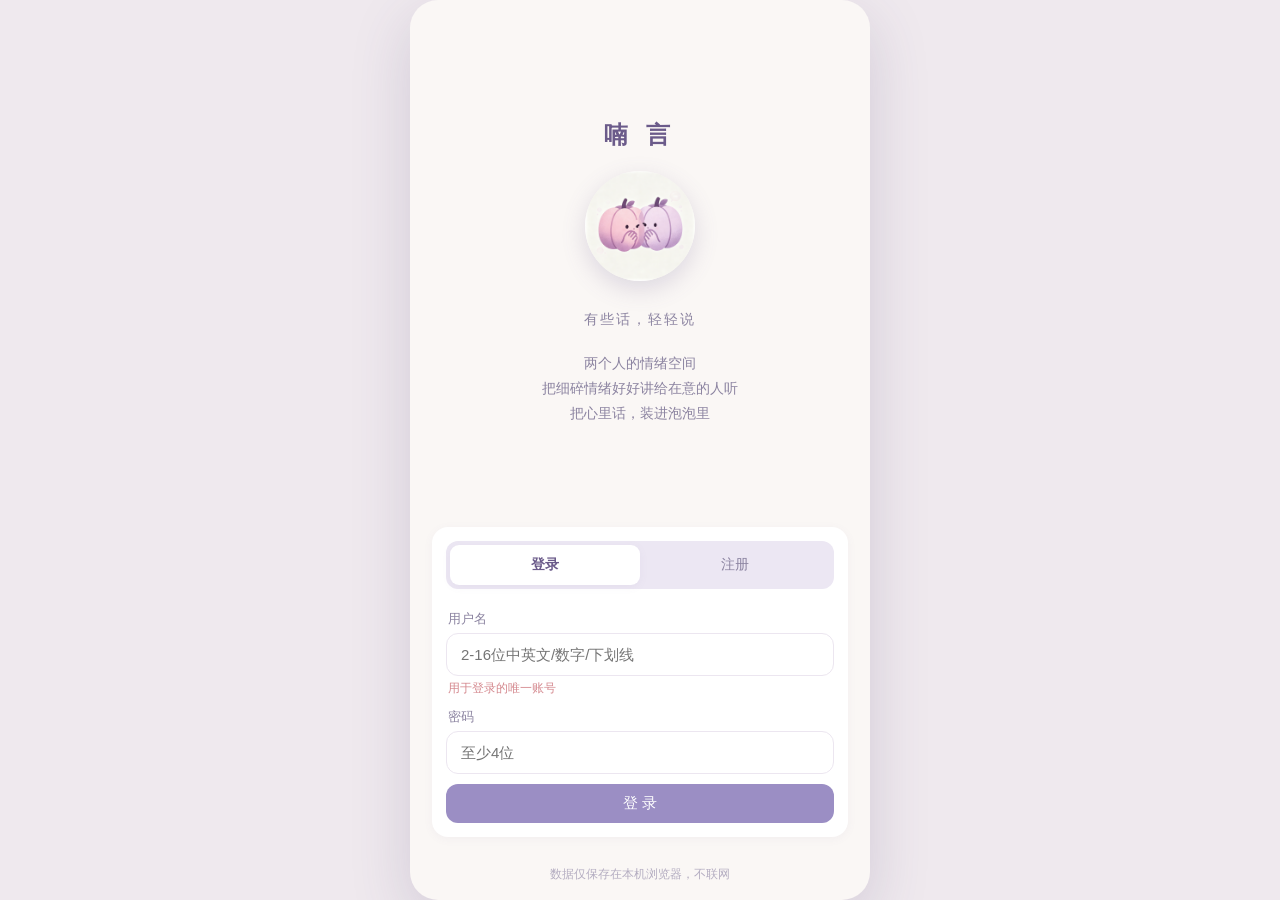
<file: index.html>
<!DOCTYPE html>
<html lang="zh-CN">
<head>
  <meta charset="UTF-8" />
  <meta name="viewport" content="width=device-width, initial-scale=1.0, maximum-scale=1.0, user-scalable=no" />
  <title>喃言 · 有些话，轻轻说</title>
  <link rel="stylesheet" href="css/common.css?v=20260822" />
</head>
<body>
  <div class="app brand-page">
    <!-- 品牌区 -->
    <div class="brand-hero">
      <div class="brand-title" id="brandTitle">喃 言</div>
      <div class="logo-emo" id="logoEmo">
        <img src="images/logo.png" id="logoImg" alt="喃言" />
        <div id="logoFallback"></div>
      </div>
      <div class="slogan">有些话，轻轻说</div>
      <div class="desc">两个人的情绪空间<br/>把细碎情绪好好讲给在意的人听<br/>把心里话，装进泡泡里</div>
    </div>

    <!-- 表单区 -->
    <div class="card" style="margin-bottom: 28px;">
      <div class="seg" id="seg">
        <div class="seg-item active" data-mode="login">登录</div>
        <div class="seg-item" data-mode="register">注册</div>
      </div>

      <form id="authForm" autocomplete="off">
        <div class="field">
          <label>用户名</label>
          <input class="input" id="username" placeholder="2-16位中英文/数字/下划线" maxlength="16" />
          <div class="field-hint"><span id="usernameHint" class="muted">用于登录的唯一账号</span></div>
        </div>
        <div class="field">
          <label>密码</label>
          <input class="input" id="password" type="password" placeholder="至少4位" />
        </div>
        <div class="field" id="pwd2Field" style="display:none">
          <label>确认密码</label>
          <input class="input" id="password2" type="password" placeholder="再输入一次" />
        </div>
        <button class="btn" type="submit" id="submitBtn">登 录</button>
      </form>
    </div>

    <div class="center faint small" style="margin-bottom: 16px;">
      数据仅保存在本机浏览器，不联网
    </div>
  </div>

  <script src="js/common.js?v=20260822"></script>
  <script src="js/index.js?v=20260822"></script>
</body>
</html>
</file>
<file: css/common.css>
/* ===== 喃言 · 全局样式 ===== */
/* 设计令牌 */
:root {
  --fog: #9B8EC4;
  --fog-light: #C9BFDF;
  --fog-soft: #ECE7F3;
  --fog-dark: #6B5B8A;
  --bg: #FAF7F5;
  --bg-warm: #F3ECE6;
  --card: #FFFFFF;
  --danger: #D4888E;
  --danger-soft: #F6E0E1;
  --ink: #4A4458;
  --ink-soft: #8B83A0;
  --ink-faint: #B4ADC1;
  --line: #ECE6F0;
  --ok: #8FB9A6;
  --shadow: 0 6px 24px rgba(120, 105, 150, 0.10);
  --shadow-soft: 0 2px 10px rgba(120, 105, 150, 0.06);
  --radius: 16px;
  --radius-sm: 10px;
  --t: 0.25s ease;
  --maxw: 460px;
}

* { box-sizing: border-box; margin: 0; padding: 0; -webkit-tap-highlight-color: transparent; }
html, body { height: 100%; }
body {
  font-family: -apple-system, BlinkMacSystemFont, "PingFang SC", "Microsoft YaHei", "Helvetica Neue", sans-serif;
  background: var(--bg);
  color: var(--ink);
  font-size: 15px;
  line-height: 1.55;
  display: flex;
  justify-content: center;
  min-height: 100vh;
}
/* PC 居中手机宽度容器 */
.app {
  width: 100%;
  max-width: var(--maxw);
  min-height: 100vh;
  background: var(--bg);
  position: relative;
  display: flex;
  flex-direction: column;
}
@media (min-width: 600px) {
  body { align-items: center; padding: 24px 0; background: #EFE9EE; }
  .app {
    min-height: 92vh;
    max-height: 92vh;
    border-radius: 28px;
    box-shadow: 0 20px 60px rgba(80, 65, 110, 0.18);
    overflow: hidden;
  }
}

a { color: inherit; text-decoration: none; }
button { font-family: inherit; cursor: pointer; border: none; background: none; color: inherit; }
input, textarea, select { font-family: inherit; font-size: 15px; color: var(--ink); }
img { display: block; max-width: 100%; }

/* ===== 顶部导航条 ===== */
.topbar {
  display: flex; align-items: center; gap: 10px;
  padding: 16px 18px 12px;
  background: var(--bg);
  position: sticky; top: 0; z-index: 20;
}
.topbar .btn-back {
  width: 36px; height: 36px; border-radius: 50%;
  display: flex; align-items: center; justify-content: center;
  background: var(--card); box-shadow: var(--shadow-soft);
  transition: transform var(--t);
}
.topbar .btn-back:active { transform: scale(0.9); }
.topbar .title { font-size: 17px; font-weight: 600; color: var(--ink); flex: 1; }
.topbar .title-sub { font-size: 12px; color: var(--ink-soft); font-weight: 400; }
.topbar .action { width: 36px; height: 36px; border-radius: 50%; display: flex; align-items: center; justify-content: center; background: var(--card); box-shadow: var(--shadow-soft); }
/* Profile 主页标题：独占一行居中，紫色粗体大字间距 */
.topbar.profile-topbar { justify-content: center; position: relative; padding-top: 18px; }
.topbar.profile-topbar .title {
  flex: 0 0 auto;
  font-size: 24px;
  font-weight: 700;
  color: #9B8EC4;
  letter-spacing: 4px;
  text-align: center;
}
.topbar.profile-topbar .action { position: absolute; right: 18px; top: 50%; transform: translateY(-50%); }

/* ===== 通用布局 ===== */
.page { flex: 1; display: flex; flex-direction: column; padding: 4px 18px 28px; }
.page-scroller { flex: 1; overflow-y: auto; -webkit-overflow-scrolling: touch; }
.section-title { font-size: 15px; color: var(--ink-soft); margin: 18px 12px 10px; letter-spacing: 0.5px; font-weight: 600; }
.spacer { flex: 1; }

/* ===== 按钮 ===== */
.btn {
  display: inline-flex; align-items: center; justify-content: center; gap: 8px;
  padding: 10px 20px; border-radius: 12px; font-size: 15px; font-weight: 500;
  background: var(--fog); color: #fff; transition: transform var(--t), background var(--t), opacity var(--t);
  width: 100%;
}
.btn:active { transform: scale(0.97); }
.btn:disabled { opacity: 0.5; }
.btn-ghost { background: var(--fog-soft); color: var(--fog-dark); }
.btn-outline { background: transparent; color: var(--fog-dark); border: 1.5px solid var(--fog-light); }
.btn-danger { background: var(--danger); color: #fff; }
.btn-sm { padding: 8px 14px; font-size: 13px; width: auto; border-radius: 10px; }
.btn-link { background: none; color: var(--fog-dark); padding: 8px 10px; width: auto; font-size: 14px; }

/* ===== 卡片 ===== */
.card {
  background: var(--card); border-radius: var(--radius);
  padding: 14px; box-shadow: var(--shadow-soft);
}
.card-tap { cursor: pointer; transition: transform var(--t); }
.card-tap:active { transform: scale(0.985); }

/* ===== 表单 ===== */
.field { margin-bottom: 10px; }
.field label { display: block; font-size: 13px; color: var(--ink-soft); margin-bottom: 4px; padding-left: 2px; }
.input, .textarea, .select {
  width: 100%; padding: 12px 14px; border-radius: 12px;
  border: 1.5px solid var(--line); background: var(--card); color: var(--ink);
  transition: border var(--t), box-shadow var(--t); outline: none;
}
.input:focus, .textarea:focus, .select:focus { border-color: var(--fog); box-shadow: 0 0 0 3px var(--fog-soft); }
.textarea { resize: none; line-height: 1.6; }
.field-hint { font-size: 12px; color: var(--ink-faint); margin-top: 3px; padding-left: 2px; display: flex; justify-content: space-between; }
.field-err { color: var(--danger); }
.input-count { color: var(--ink-faint); }

/* ===== Toast ===== */
.toast-wrap {
  position: fixed; left: 0; right: 0; bottom: 80px; z-index: 9999;
  display: flex; flex-direction: column; align-items: center; gap: 8px; pointer-events: none;
  padding: 0 24px;
}
.toast-wrap > div { max-width: var(--maxw); }
.toast {
  background: rgba(74, 68, 88, 0.94); color: #fff; padding: 10px 18px; border-radius: 20px;
  font-size: 13.5px; box-shadow: 0 6px 20px rgba(0,0,0,0.18);
  animation: toastIn 0.25s ease;
}
.toast.err { background: rgba(193, 84, 90, 0.94); }
.toast.ok { background: rgba(107, 91, 138, 0.94); }
@keyframes toastIn { from { opacity: 0; transform: translateY(10px); } to { opacity: 1; transform: translateY(0); } }

/* ===== 遮罩 / 弹窗 ===== */
.mask {
  position: fixed; inset: 0; z-index: 200; background: rgba(40, 32, 56, 0.42);
  display: flex; align-items: flex-end; justify-content: center; animation: fadeIn var(--t);
}
@media (min-width: 600px) { .mask { align-items: center; } }
@keyframes fadeIn { from { opacity: 0; } to { opacity: 1; } }
.sheet {
  width: 100%; max-width: var(--maxw); background: var(--bg);
  border-radius: 24px 24px 0 0; padding: 20px 20px 28px; max-height: 86vh; overflow-y: auto;
  animation: sheetUp var(--t);
}
@media (min-width: 600px) { .sheet { border-radius: 24px; } }
@keyframes sheetUp { from { transform: translateY(40px); opacity: 0; } to { transform: translateY(0); opacity: 1; } }
.sheet-head { display: flex; align-items: center; justify-content: space-between; margin-bottom: 16px; }
.sheet-head h3 { font-size: 17px; font-weight: 600; }
.sheet-close { width: 32px; height: 32px; border-radius: 50%; background: var(--fog-soft); color: var(--ink-soft); display: flex; align-items: center; justify-content: center; transition: background var(--t), color var(--t); }
.sheet-close:hover { background: var(--fog-light); color: var(--fog-dark); }

/* 确认弹窗 */
.confirm-card {
  width: calc(100% - 48px); max-width: 340px; background: var(--card);
  border-radius: 20px; padding: 22px; text-align: center; animation: popIn var(--t);
}
@keyframes popIn { from { transform: scale(0.92); opacity: 0; } to { transform: scale(1); opacity: 1; } }
.confirm-card .ci-icon { width: 48px; height: 48px; margin: 0 auto 12px; }
.confirm-card h3 { font-size: 17px; margin-bottom: 8px; }
.confirm-card p { font-size: 14px; color: var(--ink-soft); margin-bottom: 18px; line-height: 1.6; }
.confirm-card .row { display: flex; gap: 10px; }
.confirm-card .row .btn { width: 1px; flex: 1; }

/* ===== 头像（7预设图片，含裂图降级） ===== */
.avatar {
  display: inline-block; border-radius: 50%; overflow: hidden; line-height: 0;
  background: var(--fog-soft); position: relative; flex-shrink: 0;
}
.avatar img, .avatar svg { display: block; width: 100%; height: 100%; object-fit: cover; }

/* ===== 空间卡片 ===== */
.space-card {
  display: flex; align-items: center; justify-content: center; gap: 14px; padding: 14px; background: var(--card);
  border-radius: var(--radius); box-shadow: var(--shadow-soft); position: relative;
  transition: transform var(--t); cursor: pointer;
}
.space-card:active { transform: scale(0.985); }
.space-card .avatars { display: flex; flex-shrink: 0; }
.space-card .avatars .avatar { width: 44px; height: 44px; border: 2px solid var(--bg); }
.space-card .avatars .avatar + .avatar { margin-left: -14px; }
.space-card .info { flex: 1; min-width: 0; }
.space-card .info .name { font-size: 15px; font-weight: 600; color: var(--ink); white-space: nowrap; overflow: hidden; text-overflow: ellipsis; }
.space-card .info .intro { font-size: 12.5px; color: var(--ink-soft); white-space: nowrap; overflow: hidden; text-overflow: ellipsis; margin-top: 2px; }
.badge-dot {
  position: absolute; top: 12px; right: 12px; min-width: 18px; height: 18px; padding: 0 5px;
  background: var(--danger); color: #fff; border-radius: 9px; font-size: 11px; line-height: 18px;
  text-align: center; box-shadow: 0 2px 6px rgba(193,84,90,0.4);
}
.tag { display: inline-block; font-size: 11px; padding: 2px 8px; border-radius: 8px; background: var(--fog-soft); color: var(--fog-dark); }
.tag-warn { background: var(--danger-soft); color: var(--danger); }

/* ===== 标签栏 (space tabs) ===== */
.tabs {
  display: flex; gap: 4px; padding: 0 18px; background: var(--bg);
  border-bottom: 1px solid var(--line); position: sticky; top: 0; z-index: 15;
}
.tab {
  flex: 1; padding: 12px 4px; font-size: 13.5px; color: var(--ink-soft); text-align: center;
  position: relative; transition: color var(--t);
}
.tab.active { color: var(--fog-dark); font-weight: 600; }
.tab.active::after {
  content: ''; position: absolute; bottom: 0; left: 50%; transform: translateX(-50%);
  width: 22px; height: 3px; border-radius: 2px; background: var(--fog);
}
.tab .tab-dot { position: absolute; top: 8px; left: 50%; margin-left: 8px; width: 7px; height: 7px; border-radius: 50%; background: var(--danger); }

/* 喃呱新消息通知条 */
.nangua-notice {
  position: absolute; top: 12px; left: 50%; transform: translateX(-50%);
  z-index: 9999; display: flex; align-items: center; gap: 10px;
  background: #fff; border-radius: 14px; padding: 10px 16px 10px 10px;
  box-shadow: 0 4px 20px rgba(0,0,0,0.12); cursor: pointer;
  animation: noticeSlideDown 0.3s ease; max-width: calc(100% - 24px);
}
@keyframes noticeSlideDown {
  from { opacity: 0; transform: translateX(-50%) translateY(-20px); }
  to { opacity: 1; transform: translateX(-50%) translateY(0); }
}
.nangua-notice .notice-avatar { width: 36px; height: 36px; border-radius: 50%; overflow: hidden; flex-shrink: 0; }
.nangua-notice .notice-avatar img { width: 100%; height: 100%; object-fit: cover; }
.nangua-notice .notice-text { font-size: 13.5px; color: var(--ink); flex: 1; line-height: 1.4; white-space: nowrap; overflow: hidden; text-overflow: ellipsis; }
.nangua-notice .notice-text b { color: var(--fog-dark); }
.nangua-notice .notice-close { color: var(--ink-soft); font-size: 18px; padding: 0 4px; cursor: pointer; flex-shrink: 0; }

/* ===== 底部固定输入栏 ===== */
.bottom-bar {
  position: sticky; bottom: 0; left: 0; right: 0; background: var(--bg);
  padding: 10px 18px calc(10px + env(safe-area-inset-bottom));
  border-top: 1px solid var(--line); display: flex; gap: 10px; align-items: flex-end;
}
.bottom-bar .input { border-radius: 22px; }
.bottom-bar .send-btn {
  width: 40px; height: 40px; border-radius: 50%; background: var(--fog); color: #fff;
  display: flex; align-items: center; justify-content: center; flex-shrink: 0; transition: transform var(--t);
}
.bottom-bar .send-btn:active { transform: scale(0.9); }
.bottom-bar .send-btn:disabled { background: var(--ink-faint); }

/* ===== 泡泡卡片 ===== */
.bubble {
  background: var(--card); border-radius: var(--radius); padding: 14px; box-shadow: var(--shadow-soft);
  margin-bottom: 12px; position: relative; transition: transform var(--t);
}
.bubble.mine { border-left: 3px solid #C9B8E8; }
.bubble .b-head { display: flex; align-items: center; gap: 10px; margin-bottom: 10px; }
.bubble .b-head .avatar { width: 32px; height: 32px; }
.bubble .b-head .meta { flex: 1; min-width: 0; }
.bubble .b-head .meta .who { font-size: 13px; font-weight: 600; color: var(--ink); }
.bubble .b-head .meta .when { font-size: 11.5px; color: var(--ink-faint); }
.bubble .b-head .emo { width: 30px; height: 30px; }
.bubble .b-text { font-size: 14.5px; line-height: 1.6; color: var(--ink); white-space: pre-wrap; word-break: break-word; }
.bubble .b-img { margin-top: 10px; border-radius: 10px; overflow: hidden; background: var(--fog-soft); height: 0; padding-bottom: 56%; position: relative; }
.bubble .b-img img { position: absolute; inset: 0; width: 100%; height: 100%; object-fit: cover; }
.bubble .b-foot { display: flex; justify-content: flex-end; gap: 6px; margin-top: 10px; }
.bubble .private-flag { position: absolute; top: 14px; right: 14px; display: flex; align-items: center; gap: 4px; font-size: 11px; color: var(--ink-faint); }

/* 留言条 */
.msg { display: flex; gap: 10px; margin-bottom: 14px; }
.msg .avatar { width: 36px; height: 36px; flex-shrink: 0; }
.msg .m-body { flex: 1; min-width: 0; }
.msg .m-body .m-meta { font-size: 12px; color: var(--ink-soft); margin-bottom: 3px; display: flex; gap: 8px; align-items: center; }
.msg .m-body .m-meta .who { color: var(--fog-dark); font-weight: 600; }
.msg .bubble-bg { background: var(--fog-soft); padding: 10px 14px; border-radius: 4px 14px 14px 14px; display: inline-block; }
.msg .bubble-bg .t { font-size: 14px; line-height: 1.55; color: var(--ink); white-space: pre-wrap; word-break: break-word; }
.msg .m-del { font-size: 11px; color: var(--ink-faint); margin-left: 8px; }
.msg.mine { flex-direction: row-reverse; }
.msg.mine .m-body { text-align: right; }
.msg.mine .bubble-bg { background: var(--fog); color: #fff; border-radius: 14px 4px 14px 14px; }
.msg.mine .bubble-bg .t { color: #fff; }

/* 密语输入区（上下结构） */
.bottom-bar.msg-mode { flex-direction: column; align-items: stretch; gap: 10px; }
.bottom-bar .msg-textarea {
  width: 100%; min-height: 80px; max-height: 140px; resize: none;
  border-radius: 12px; padding: 12px 14px; font-size: 14px; line-height: 1.5;
  box-sizing: border-box; font-family: inherit;
}
.bottom-bar .msg-send-row { display: flex; justify-content: flex-end; }
.bottom-bar .msg-send-btn { padding: 8px 24px; font-size: 14px; }

/* ===== 阅后即焚：🔥开关 + 粉色主题 ===== */
.bottom-bar .msg-input-row { display: flex; gap: 8px; align-items: flex-end; width: 100%; }
.bottom-bar .msg-input-row .msg-textarea { flex: 1; }
.burn-toggle {
  width: 36px; height: 36px; flex: 0 0 36px;
  border-radius: 50%; background: var(--card);
  border: 1.5px solid var(--line); color: var(--ink-faint);
  display: flex; align-items: center; justify-content: center;
  cursor: pointer; transition: all var(--t); padding: 0;
}
.burn-toggle svg { display: block; }
.burn-toggle.active {
  background: #FFE4EC; border-color: #F8BBD0; color: #E91E63;
  box-shadow: 0 0 12px rgba(233, 30, 99, 0.35);
}
.burn-toggle:active { transform: scale(0.92); }

/* 输入框燃色（开启状态） */
.bottom-bar .msg-textarea.burn-mode {
  border: 1.5px solid #F8BBD0; background: #FFF5F8;
  caret-color: #E91E63;
}
.bottom-bar .msg-textarea.burn-mode::placeholder { color: #F48FB1; }

/* 阅后即焚图片上传预览 */
.burn-img-area { display: flex; flex-direction: column; gap: 8px; margin-bottom: 8px; }
.burn-add-img {
  display: inline-flex; align-items: center; gap: 4px;
  padding: 4px 12px; border-radius: 8px; background: #FFF5F8;
  border: 1px solid #F8BBD0; color: #E91E63; font-size: 13px;
  cursor: pointer; transition: all var(--t); align-self: flex-start;
}
.burn-add-img:active { transform: scale(0.96); }
.burn-add-img svg { width: 16px; height: 16px; }
.burn-img-preview { position: relative; display: inline-block; align-self: flex-start; }
.burn-img-preview img { max-width: 100px; max-height: 100px; border-radius: 8px; border: 1px solid #F8BBD0; display: block; }
.burn-img-del {
  position: absolute; top: -6px; right: -6px; width: 20px; height: 20px;
  border-radius: 50%; background: #E91E63; color: #fff; border: none;
  display: flex; align-items: center; justify-content: center;
  font-size: 12px; cursor: pointer; line-height: 1;
}

/* 阅后即焚消息气泡：只显示🔥图标 */
.msg.burn .bubble-bg.burn-bubble {
  background: #FFE4EC; border: 1px solid #F8BBD0; border-radius: 14px;
  padding: 12px 24px; display: flex; flex-direction: column; align-items: center; gap: 4px;
  cursor: pointer; transition: all var(--t); position: relative;
}
.msg.burn.mine .bubble-bg.burn-bubble { background: linear-gradient(135deg, #FFE4EC, #FFD1DC); }
.msg.burn .burn-big-ico { width: 32px; height: 32px; color: #E91E63; display: flex; align-items: center; justify-content: center; }
.msg.burn .burn-big-ico svg { width: 32px; height: 32px; }
.msg.burn .burn-label { font-size: 11px; color: var(--ink-faint); }

/* 已查看状态（灰色） */
.msg.burn.viewed .bubble-bg.burn-bubble { background: #E0E0E0; border-color: #ccc; cursor: default; }
.msg.burn.viewed .burn-big-ico { color: #999; opacity: 0.5; }
.msg.burn.viewed .burn-label { color: #999; }
.msg.burn.viewed .burn-viewed-text { font-size: 12px; color: #999; }
.msg.burn.viewed { opacity: 1; }

/* 全屏查看弹窗：Instagram 限时动态卡片样式 */
.burn-viewer {
  position: absolute; inset: 0; z-index: 9999;
  background: rgba(0,0,0,0.85); display: flex; flex-direction: column;
  align-items: center; justify-content: center; padding: 24px;
}
.burn-viewer .bv-card {
  width: 100%;
  max-width: 360px;
  background: #FFFFFF;
  border-radius: 18px;
  box-shadow: 0 12px 40px rgba(0,0,0,0.35);
  overflow: hidden;
  display: flex;
  flex-direction: column;
  max-height: 86vh;
}
.burn-viewer .bv-header {
  display: grid;
  grid-template-columns: 1fr auto 1fr;
  align-items: center;
  padding: 14px 14px 10px;
  border-bottom: 1px solid #F0ECE6;
}
.burn-viewer .bv-time {
  grid-column: 1;
  grid-row: 1;
  font-size: 11px;
  color: #B4ADC1;
  text-align: left;
  align-self: center;
}
.burn-viewer .bv-sender {
  grid-column: 2;
  grid-row: 1;
  font-size: 16px;
  font-weight: 700;
  color: #4A4458;
  text-align: center;
  letter-spacing: 0.5px;
}
.burn-viewer .bv-close {
  grid-column: 3;
  grid-row: 1;
  width: 30px; height: 30px;
  margin-left: auto;
  border-radius: 50%;
  background: #F3ECE6;
  color: #8B83A0;
  border: none;
  display: flex; align-items: center; justify-content: center;
  font-size: 18px;
  line-height: 1;
  cursor: pointer;
  transition: background 0.2s;
}
.burn-viewer .bv-close:active { background: #EADFD9; }

.burn-viewer .bv-body {
  padding: 16px 16px 20px;
  display: flex;
  flex-direction: column;
  align-items: center;
  gap: 14px;
  overflow-y: auto;
}
.burn-viewer .bv-img-wrap {
  width: 100%;
  display: flex;
  justify-content: center;
}
.burn-viewer .bv-img {
  max-width: 85%;
  max-height: 55vh;
  border-radius: 12px;
  object-fit: contain;
  display: block;
  background: #FAF7F5;
}
.burn-viewer .bv-img-placeholder {
  width: 85%;
  max-width: 300px;
  height: 160px;
  background: #F0ECE6;
  border-radius: 12px;
  display: flex;
  align-items: center;
  justify-content: center;
  color: #8B83A0;
  font-size: 13px;
}
.burn-viewer .bv-text {
  color: #4A4458;
  font-size: 15px;
  line-height: 1.6;
  text-align: center;
  width: 100%;
  max-height: 4.8em;
  overflow: hidden;
  text-overflow: ellipsis;
  display: -webkit-box;
  -webkit-line-clamp: 3;
  -webkit-box-orient: vertical;
  word-break: break-word;
}

/* 聊天气泡 */
.chat-bubble { max-width: 78%; padding: 10px 14px; border-radius: 16px; font-size: 14px; line-height: 1.5; white-space: pre-wrap; word-break: break-word; margin-bottom: 4px; }
.chat-bubble.them { background: var(--card); color: var(--ink); border-radius: 4px 16px 16px 16px; box-shadow: var(--shadow-soft); align-self: flex-start; }
.chat-bubble.me { background: var(--fog); color: #fff; border-radius: 16px 4px 16px 16px; align-self: flex-end; }
.chat-time { font-size: 11px; color: var(--ink-faint); margin: 10px 0 6px; text-align: center; }

/* ===== 日历 ===== */
.cal-head { display: flex; align-items: center; justify-content: space-between; margin-bottom: 12px; }
.cal-head .ym { font-size: 16px; font-weight: 600; }
.cal-nav { width: 34px; height: 34px; border-radius: 50%; background: var(--card); display: flex; align-items: center; justify-content: center; box-shadow: var(--shadow-soft); transition: opacity var(--t); }
.cal-nav.disabled { opacity: 0.3; cursor: not-allowed; pointer-events: none; box-shadow: none; }
.cal-grid { display: grid; grid-template-columns: repeat(7, 1fr); gap: 4px; }
.cal-grid .dow { text-align: center; font-size: 11px; color: var(--ink-faint); padding: 6px 0; }
.cal-cell { aspect-ratio: 1; border-radius: 10px; background: var(--card); display: flex; flex-direction: column; align-items: center; justify-content: center; gap: 2px; font-size: 12px; color: var(--ink); position: relative; cursor: pointer; transition: transform var(--t); box-shadow: var(--shadow-soft); }
.cal-cell:active { transform: scale(0.94); }
.cal-cell.mute { background: transparent; box-shadow: none; color: var(--ink-faint); }
.cal-cell.today { outline: 2px solid var(--fog-light); }
.cal-cell .emo { width: 18px; height: 18px; }
.cal-cell .d { font-size: 10px; color: var(--ink-soft); }
.cal-cell .duo { position: absolute; bottom: 3px; display: flex; gap: 1px; }
.cal-cell .duo .dot { width: 5px; height: 5px; border-radius: 50%; background: var(--fog-light); }
.cal-cell.sel { background: var(--fog); color: #fff; }
.cal-cell.sel .d { color: rgba(255,255,255,0.85); }

/* 情绪选择条（统一：发泡泡弹窗 + 日历当日详情） */
.emo-picker, .day-emo-row { display: flex; gap: 6px; justify-content: space-between; padding: 4px 0; }
.emo-opt {
  width: 52px; height: 64px; border-radius: 12px;
  display: flex; flex-direction: column; align-items: center; justify-content: center;
  background: transparent; border: 2px solid transparent;
  transition: all var(--t); cursor: pointer; flex-shrink: 0;
}
.emo-opt .emo { width: 32px; height: 32px; display: flex; align-items: center; justify-content: center; margin-bottom: 4px; }
.emo-opt .emo svg { width: 32px; height: 32px; display: block; }
.emo-opt .ename { font-size: 11px; color: var(--ink); text-align: center; line-height: 1.2; }
.emo-opt.sel { background: var(--fog-soft); border-color: var(--fog); }
.emo-opt:active { transform: scale(0.94); }

/* 颜色选择 */
.color-pick { display: flex; gap: 10px; align-items: center; }
.color-pick input[type=color] { width: 38px; height: 38px; border: none; border-radius: 10px; background: none; padding: 0; }
.color-pick input[type=color]::-webkit-color-swatch-wrapper { padding: 0; }
.color-pick input[type=color]::-webkit-color-swatch { border: 2px solid var(--card); border-radius: 10px; }

/* ===== 周报海报 ===== */
.poster {
  background: #ECE7F3;
  border-radius: 20px; padding: 22px 20px; color: var(--ink); position: relative; overflow: hidden;
}
.poster .p-brand { font-size: 13px; color: var(--fog-dark); letter-spacing: 2px; }
.poster .p-title { font-size: 20px; font-weight: 700; margin: 6px 0 2px; }
.poster .p-range { font-size: 12px; color: var(--ink-soft); margin-bottom: 16px; }
.poster .p-stat-grid { display: grid; grid-template-columns: 1fr 1fr; gap: 10px; margin-bottom: 16px; }
.poster .p-stat { background: rgba(255,255,255,0.7); border-radius: 12px; padding: 12px; }
.poster .p-stat .n { font-size: 22px; font-weight: 700; color: var(--fog-dark); }
.poster .p-stat .l { font-size: 11px; color: var(--ink-soft); }
.poster .p-emos { display: flex; gap: 6px; margin-bottom: 14px; }
.poster .p-emos .pe { display: flex; flex-direction: column; align-items: center; gap: 2px; }
.poster .p-emos .pe .emo { width: 26px; height: 26px; }
.poster .p-emos .pe .c { font-size: 11px; color: var(--ink-soft); }
.poster .p-quote { background: rgba(255,255,255,0.6); border-radius: 12px; padding: 12px; font-size: 13px; line-height: 1.6; color: var(--ink); }
.poster .p-avatars { position: absolute; right: 18px; top: 18px; display: flex; }
.poster .p-avatars .avatar { width: 28px; height: 28px; border: 2px solid #FAF7F5; }
.poster .p-avatars .avatar + .avatar { margin-left: -10px; }
.poster .p-foot { margin-top: 14px; font-size: 10px; color: var(--ink-faint); text-align: right; }

/* ===== 空状态 ===== */
.empty { display: flex; flex-direction: column; align-items: center; justify-content: center; padding: 50px 20px; text-align: center; }
.empty .emo { width: 72px; height: 72px; margin-bottom: 16px; opacity: 0.9; }
.empty .t { font-size: 14.5px; color: var(--ink-soft); }
.empty .sub { font-size: 12.5px; color: var(--ink-faint); margin-top: 6px; }

/* ===== 落地页 ===== */
.brand-page { display: flex; flex-direction: column; min-height: 100vh; padding: 0 22px; }
.brand-hero { flex: 1; display: flex; flex-direction: column; align-items: center; justify-content: center; text-align: center; padding: 32px 0 16px; }
/* 顶部标题：紫色粗体 24px，居中，位于 logo 上方 */
.brand-hero .brand-title {
  font-size: 24px;
  font-weight: 700;
  color: var(--fog-dark);
  letter-spacing: 6px;
  margin-bottom: 18px;
  text-align: center;
}
.brand-hero .logo-emo {
  width: 110px;
  height: 110px;
  margin-bottom: 18px;
  animation: float 4s ease-in-out infinite;
  display: flex;
  align-items: center;
  justify-content: center;
}
.brand-hero .logo-emo img#logoImg {
  width: 100%;
  height: 100%;
  border-radius: 50%;
  object-fit: cover;
  box-shadow: 0 8px 24px rgba(107,91,138,0.2);
  display: block;
}
.brand-hero .logo-emo img#logoImg:not([src]),
.brand-hero .logo-emo img#logoImg[src=""] { display: none; }
.brand-hero .logo-emo img#logoImg.broken { display: none; }
.brand-hero .logo-emo #logoFallback {
  display: none;
  width: 110px;
  height: 110px;
  border-radius: 50%;
  background: linear-gradient(135deg, #D8D0E0, #E8DCEA);
  box-shadow: 0 8px 24px rgba(107,91,138,0.15);
}
@keyframes float { 0%,100% { transform: translateY(0); } 50% { transform: translateY(-8px); } }
.brand-hero h1 { font-size: 30px; font-weight: 700; color: var(--fog-dark); letter-spacing: 4px; }
.brand-hero .slogan { font-size: 14px; color: var(--ink-soft); margin-top: 10px; letter-spacing: 2px; }
.brand-hero .desc { font-size: 14px; color: var(--ink-soft); margin-top: 20px; line-height: 1.8; max-width: 320px; }

/* tab分段切换 (登录/注册) */
.seg { display: flex; background: var(--fog-soft); border-radius: 12px; padding: 4px; margin-bottom: 20px; }
.seg .seg-item { flex: 1; text-align: center; padding: 9px; font-size: 14px; color: var(--ink-soft); border-radius: 9px; transition: all var(--t); }
.seg .seg-item.active { background: #fff; color: var(--fog-dark); font-weight: 600; box-shadow: var(--shadow-soft); }

/* 个人主页头部 */
.profile-head { text-align: center; padding: 22px 0 16px; }
.profile-head .avatar { width: 78px; height: 78px; margin: 0 auto 12px; }
.profile-head .nick { font-size: 19px; font-weight: 600; }
.profile-head .uname { font-size: 12px; color: var(--ink-faint); margin-top: 2px; }

/* 功能宫格 */
.grid-fns { display: grid; grid-template-columns: repeat(2, 1fr); gap: 12px; padding: 0 16px; }
.fn-item { background: var(--card); border-radius: var(--radius); padding: 12px 10px; text-align: center; box-shadow: var(--shadow-soft); transition: transform var(--t); position: relative; }
.fn-item:active { transform: scale(0.96); }
.fn-item .ico { width: 26px; height: 26px; margin: 0 auto 6px; color: var(--fog-dark); display: flex; align-items: center; justify-content: center; }
.fn-item .l { font-size: 12.5px; color: var(--ink); text-align: center; }
.fn-item .pill { position: absolute; top: 8px; right: 8px; min-width: 16px; height: 16px; padding: 0 4px; background: var(--danger); color: #fff; border-radius: 8px; font-size: 10px; line-height: 16px; text-align: center; }

/* 空间头部 */
.space-head { display: flex; align-items: center; gap: 12px; padding: 14px 18px; background: var(--bg); }
.space-head .avatars { display: flex; }
.space-head .avatars .avatar { width: 42px; height: 42px; border: 2px solid var(--bg); }
.space-head .avatars .avatar + .avatar { margin-left: -14px; }
.space-head .s-info { flex: 1; min-width: 0; text-align: center; }
.space-head .s-info .s-name { font-size: 16px; font-weight: 600; text-align: center; }
.space-head .s-info .s-intro { font-size: 12px; color: var(--ink-soft); white-space: nowrap; overflow: hidden; text-overflow: ellipsis; text-align: center; }
.space-head .s-act { width: 34px; height: 34px; border-radius: 50%; background: var(--card); display: flex; align-items: center; justify-content: center; box-shadow: var(--shadow-soft); }

/* 周报历史卡片 */
.report-card { background: var(--card); border-radius: var(--radius); padding: 14px 16px; box-shadow: var(--shadow-soft); margin-bottom: 10px; display: flex; align-items: center; justify-content: space-between; cursor: pointer; transition: transform var(--t); }
.report-card:active { transform: scale(0.985); }
.report-card .r-range { font-size: 14px; font-weight: 600; }
.report-card .r-sub { font-size: 12px; color: var(--ink-soft); margin-top: 2px; }

/* 时间线：我们的记录 */
.timeline { position: relative; padding: 4px 0 20px 20px; }
.timeline::before { content:''; position:absolute; left:6px; top:2px; bottom:2px; width:2px; background: var(--fog-soft); }
.tl-item { position: relative; padding: 4px 0 18px 12px; }
.tl-item.last { padding-bottom: 4px; }
.tl-dot { position:absolute; left:-13px; top:8px; width:12px; height:12px; border-radius: 50%; background: var(--fog); box-shadow: 0 0 0 3px var(--bg-warm); }
.tl-date { font-size: 15px; font-weight: 700; color: var(--fog-dark); margin-bottom: 4px; }
.tl-stat { font-size: 13px; color: var(--ink); line-height: 1.5; }
.tl-event { margin-top: 6px; font-size: 12px; color: var(--fog); background: var(--fog-soft); padding: 6px 10px; border-radius: 8px; display: inline-block; }

/* 和解邀请卡片 */
.recon-card { background: linear-gradient(135deg, #ECE7F3, #F6EEF2); border-radius: var(--radius); padding: 16px; margin-bottom: 12px; box-shadow: var(--shadow-soft); }
.recon-card .rc-head { display: flex; align-items: center; gap: 10px; margin-bottom: 10px; }
.recon-card .rc-head .avatar { width: 32px; height: 32px; }
.recon-card .rc-from { font-size: 13px; }
.recon-card .rc-from b { color: var(--fog-dark); }
.recon-card .rc-msg { font-size: 14px; line-height: 1.6; color: var(--ink); background: rgba(255,255,255,0.7); border-radius: 10px; padding: 10px 12px; }
.recon-card .rc-time { font-size: 11px; color: var(--ink-faint); margin-top: 8px; }
.recon-card .rc-actions { display: flex; gap: 8px; margin-top: 12px; }
.recon-card .rc-actions .btn { flex: 1; padding: 9px 10px; font-size: 13px; }
.recon-card .rc-status { font-size: 13px; color: var(--ink-soft); margin-top: 10px; text-align: center; }

/* 聊天面板 */
.chat-panel { position: fixed; inset: 0; z-index: 300; background: var(--bg); display: flex; flex-direction: column; max-width: var(--maxw); margin: 0 auto; }
@media (min-width: 600px) { .chat-panel { border-radius: 0; height: 92vh; top: 4vh; } }
.chat-panel .cp-head { display: flex; align-items: center; gap: 10px; padding: 16px 18px; border-bottom: 1px solid var(--line); background: var(--bg); }
.chat-panel .cp-body { flex: 1; overflow-y: auto; padding: 16px 18px; display: flex; flex-direction: column; }
.chat-panel .cp-foot { padding: 10px 18px; border-top: 1px solid var(--line); display: flex; gap: 10px; align-items: flex-end; background: var(--bg); }
.chat-system { text-align: center; font-size: 11px; color: var(--ink-faint); margin: 8px 0; line-height: 1.5; }

/* 通用工具类 */
.row { display: flex; align-items: center; gap: 10px; }
.row.between { justify-content: space-between; }
/* 私密泡泡行：锁图标 / 文字 / 复选框 同一行垂直居中，整行点击可切换 */
.private-row {
  display: flex !important;
  align-items: center;
  justify-content: flex-start;
  gap: 8px;
  padding: 10px 12px;
  margin: 0;
  border-radius: 12px;
  background: var(--card);
  cursor: pointer;
  user-select: none;
  font-size: 14px;
  color: var(--ink);
}
.private-row > .ico { flex: 0 0 auto; display: inline-flex; align-items: center; }
.private-row > .ptxt { flex: 0 1 auto; display: inline-flex; align-items: center; }
.private-row > input[type="checkbox"] {
  margin-left: auto !important;
  width: 18px;
  height: 18px;
  flex: 0 0 auto;
  accent-color: var(--primary);
}
.muted { color: var(--ink-soft); }
.faint { color: var(--ink-faint); }
.small { font-size: 12px; }
.center { text-align: center; }
.mt8 { margin-top: 8px; } .mt16 { margin-top: 16px; } .mt24 { margin-top: 24px; }
.mb8 { margin-bottom: 8px; } .mb16 { margin-bottom: 16px; }
.hidden { display: none !important; }
.divider { height: 1px; background: var(--line); margin: 14px 0; }
.text-danger { color: var(--danger); }
.nowrap { white-space: nowrap; overflow: hidden; text-overflow: ellipsis; }
.scroll-x { overflow-x: auto; -webkit-overflow-scrolling: touch; }

/* ====================== 漂浮泡泡池 ====================== */
.bubble-pool {
  position: relative;
  width: 100%;
  height: calc(100vh - 340px);
  min-height: 420px;
  background: radial-gradient(ellipse at 30% 20%, #F3EBF6 0%, transparent 60%),
              radial-gradient(ellipse at 70% 80%, #F0E4F1 0%, transparent 55%),
              linear-gradient(180deg, #FAF7F5 0%, #F6F1F5 100%);
  border-radius: 16px;
  overflow: hidden;
}
@media (max-height: 720px) {
  .bubble-pool { height: 380px; min-height: 380px; }
}
.pool-bubble {
  position: absolute;
  border-radius: 50%;
  box-shadow: 0 10px 28px rgba(107,91,138,0.15), inset 0 -6px 14px rgba(255,255,255,0.55), inset 0 4px 8px rgba(255,255,255,0.6);
  cursor: pointer;
  display: flex; align-items: center; justify-content: center;
  animation: floatBubble 3s ease-in-out infinite;
  will-change: transform;
  transition: transform 0.25s ease;
}
.pool-bubble:active { transform: scale(0.92) !important; }
.pool-bubble.has-new::after {
  content: '';
  position: absolute;
  top: -2px; right: -2px;
  width: 10px; height: 10px; border-radius: 50%;
  background: #E0585F;
  box-shadow: 0 0 0 2px #fff;
}
.pool-bubble .pb-emo {
  width: 46%; height: 46%;
  display: flex; align-items: center; justify-content: center;
}
.pool-bubble .pb-avatar {
  position: absolute;
  right: -6px; top: -6px;
  width: 34px; height: 34px;
  border: 2px solid #fff;
  box-shadow: 0 2px 6px rgba(0,0,0,0.08);
}
@keyframes floatBubble {
  0%   { transform: translateY(0); }
  50%  { transform: translateY(-8px); }
  100% { transform: translateY(0); }
}

/* 戳开泡泡弹窗内容 */
.pop-head { display: flex; align-items: center; gap: 10px; margin-bottom: 14px; }
.pop-head .avatar { width: 36px; height: 36px; }
.pop-head .who { font-weight: 600; font-size: 14px; color: var(--ink); flex: 1; }
.pop-head .when { font-size: 11.5px; color: var(--ink-faint); }
.pop-emotion {
  display: flex; align-items: center; gap: 8px;
  background: var(--fog-soft); border-radius: 10px; padding: 8px 12px; margin-bottom: 12px;
}
.pop-emotion .emo { width: 28px; height: 28px; }
.pop-emotion .ename { font-size: 13px; color: var(--fog-dark); font-weight: 600; }
.pop-text {
  background: #fff; border-radius: 12px; padding: 14px; font-size: 14px;
  line-height: 1.7; color: var(--ink); box-shadow: var(--shadow-soft); margin-bottom: 14px;
  white-space: pre-wrap; word-break: break-word;
}
.pop-text img { max-width: 100%; border-radius: 8px; margin-top: 10px; }
.comments-list { max-height: 200px; overflow-y: auto; margin-bottom: 12px; }
.comment-item {
  display: flex; gap: 10px; padding: 10px 0;
  border-bottom: 1px dashed var(--line);
}
.comment-item:last-child { border-bottom: none; }
.comment-item .avatar { width: 28px; height: 28px; flex-shrink: 0; }
.comment-item .c-body { flex: 1; min-width: 0; }
.comment-item .c-meta { font-size: 11px; color: var(--ink-faint); margin-bottom: 3px; display: flex; justify-content: space-between; }
.comment-item .c-meta .who { font-weight: 600; color: var(--fog-dark); }
.comment-item .c-text { font-size: 13px; color: var(--ink); line-height: 1.55; word-break: break-word; }
/* 留言输入行：输入框 flex:1 + 按钮 64px，二者严格等高 44px 同一水平基线 */
.cmt-input-row { display: flex; align-items: center; gap: 8px; }
.cmt-input-row .input {
  flex: 1 1 auto;
  box-sizing: border-box;
  height: 44px;
  min-height: 44px;
  max-height: 44px;
  line-height: 20px;
  padding: 0 14px;
  border-radius: 12px;
  margin: 0;
  overflow: hidden;
}
.cmt-input-row .btn {
  box-sizing: border-box;
  width: 64px;
  flex: 0 0 64px;
  height: 44px;
  min-height: 44px;
  padding: 0;
  margin: 0;
  font-size: 14px;
  border-radius: 12px;
}
.cmt-empty { text-align: center; font-size: 12px; color: var(--ink-faint); padding: 14px 0; }
.private-entry {
  display: block; width: 100%;
  margin-top: 12px; padding: 12px;
  background: var(--card); border-radius: 12px;
  text-align: center; color: var(--fog-dark); font-size: 13px;
  box-shadow: var(--shadow-soft); cursor: pointer;
}

/* 7个头像预设选择器 */
.avatar-pick {
  display: grid; grid-template-columns: repeat(6, 1fr); gap: 10px;
  margin: 8px 0 16px;
}
.avatar-pick .av-opt {
  width: 100%; aspect-ratio: 1 / 1; border-radius: 50%;
  overflow: hidden; position: relative; cursor: pointer;
  border: 3px solid transparent; transition: all 0.2s;
  box-shadow: var(--shadow-soft);
}
.avatar-pick .av-opt img { width: 100%; height: 100%; object-fit: cover; display: block; }
.avatar-pick .av-opt.sel { border-color: var(--fog); transform: scale(1.05); }

/* 日历格子里的情绪小图标 */
.cal-cell {
  display: flex; flex-direction: column; align-items: center; justify-content: flex-start;
  padding: 6px 2px; height: 58px; position: relative; cursor: pointer;
  border-radius: 10px; transition: background 0.2s;
}
.cal-cell:hover { background: rgba(155,142,196,0.08); }
.cal-cell .d { font-size: 12px; color: var(--ink); line-height: 1; margin-top: 2px; }
.cal-cell.mute .d { color: var(--ink-faint); }
.cal-cell.today { background: rgba(155,142,196,0.12); }
.cal-cell.today .d { color: var(--fog-dark); font-weight: 700; }
.cal-cell.sel { background: var(--fog); color: #fff; }
.cal-cell.sel .d { color: #fff; }
.cal-emos {
  display: flex; gap: 2px; align-items: center; justify-content: center;
  margin-top: 4px;
}
.cal-emos .emo { width: 18px; height: 18px; }
.duo { margin-top: 2px; }

/* 详情弹窗中喃呱情绪图标旁的小标识 */
.nangua-tag {
  position: absolute; right: -6px; bottom: -4px;
  width: 16px; height: 16px; border-radius: 50%;
  background: var(--fog); color: #fff;
  font-size: 10px; font-weight: 700; line-height: 16px; text-align: center;
  border: 1.5px solid var(--card);
}

/* 当日详情里的横排情绪选择（沿用统一 .emo-opt 样式） */
.day-emo-row { padding: 8px 0 12px; }

/* ===== 心情日记 ===== */
.diary-section { margin-top: 4px; }
.diary-toggle-row {
  display: flex; align-items: center; gap: 10px; margin-bottom: 10px;
  font-size: 12px; color: var(--ink-soft);
}
.diary-switch {
  position: relative; width: 44px; height: 24px; border-radius: 12px;
  background: #E0DAE8; cursor: pointer; transition: background var(--t); flex-shrink: 0;
}
.diary-switch.on { background: var(--fog); }
.diary-switch .knob {
  position: absolute; top: 3px; left: 3px; width: 18px; height: 18px;
  border-radius: 50%; background: #fff; box-shadow: 0 1px 3px rgba(0,0,0,0.15);
  transition: transform var(--t);
}
.diary-switch.on .knob { transform: translateX(20px); }
.diary-toggle-label { font-weight: 500; }
.diary-textarea {
  width: 100%; min-height: 70px; resize: vertical;
  border: 1.5px solid var(--line); border-radius: 10px;
  padding: 10px 12px; font-size: 14px; line-height: 1.5;
  color: var(--ink); background: var(--card);
  transition: border-color var(--t);
}
.diary-textarea:focus { outline: none; border-color: var(--fog-light); }
.diary-save-btn {
  margin-top: 8px; width: 100%; padding: 8px 0; border-radius: 10px;
  background: var(--fog-soft); color: var(--fog-dark);
  font-size: 14px; font-weight: 500; transition: all var(--t);
}
.diary-save-btn:active { transform: scale(0.97); }
.diary-list { margin-top: 12px; }
.diary-item {
  background: var(--card); border-radius: 10px; padding: 10px 12px;
  margin-bottom: 8px; box-shadow: var(--shadow-soft);
}
.diary-item .di-head { display: flex; align-items: center; gap: 6px; margin-bottom: 4px; }
.diary-item .di-head .who { font-size: 12px; font-weight: 600; color: var(--ink-soft); }
.diary-item .di-head .when { font-size: 11px; color: var(--ink-faint); margin-left: auto; }
.diary-item .di-text { font-size: 13.5px; line-height: 1.55; color: var(--ink); }
.diary-item .di-tag {
  display: inline-block; font-size: 10px; padding: 2px 8px; border-radius: 8px;
  background: var(--fog-soft); color: var(--fog-dark); margin-left: 6px;
}
.diary-empty { text-align: center; font-size: 13px; color: var(--ink-faint); padding: 16px 0; }

/* ====================== 邀约（Tab3）====================== */
.invitation-list { padding-bottom: 8px; }
.inv-card {
  background: linear-gradient(135deg, #ECE7F3, #F6EEF2);
  border-radius: var(--radius); padding: 14px; margin-bottom: 12px;
  box-shadow: var(--shadow-soft);
}
.inv-card .inv-head { display: flex; align-items: center; gap: 10px; margin-bottom: 8px; }
.inv-card .inv-ico {
  width: 36px; height: 36px; border-radius: 10px; background: var(--card);
  display: flex; align-items: center; justify-content: center; color: var(--fog-dark); flex-shrink: 0;
}
.inv-card .inv-title { flex: 1; font-size: 14px; font-weight: 600; color: var(--ink); }
.inv-card .inv-status {
  font-size: 11px; padding: 3px 10px; border-radius: 10px; font-weight: 500;
}
.inv-card .inv-status.st-pending { background: #FBE6CC; color: #C2761B; }
.inv-card .inv-status.st-accepted { background: #DCEAE0; color: #4F8A66; }
.inv-card .inv-status.st-rejected { background: var(--fog-soft); color: var(--ink-faint); }
.inv-card .inv-meta { font-size: 12px; color: var(--ink-soft); display: flex; gap: 6px; align-items: center; margin-bottom: 6px; }
.inv-card .inv-msg {
  font-size: 13.5px; line-height: 1.6; color: var(--ink); background: rgba(255,255,255,0.7);
  border-radius: 10px; padding: 10px 12px;
}
.inv-card .inv-hint { font-size: 12.5px; color: var(--fog-dark); margin-top: 8px; font-style: italic; }
.inv-card .inv-actions { display: flex; gap: 8px; margin-top: 12px; }
.inv-card .inv-actions .btn { flex: 1; }

/* 邀约 Tab 底部三个按钮：等宽、统一 48px 高、圆角 12px、文字单行、左右 16px 边距 */
.bottom-bar.inv-mode { padding: 10px 16px calc(10px + env(safe-area-inset-bottom)); }
.invitation-actions { display: flex; gap: 10px; width: 100%; }
.invitation-actions .btn {
  flex: 1;
  height: 48px;
  border-radius: 12px;
  font-size: 14px;
  white-space: nowrap;
  overflow: hidden;
  text-overflow: ellipsis;
  padding: 0 4px;
  gap: 4px;
}
.invitation-actions .btn svg,
.invitation-actions .btn [class^="ico-"] { flex-shrink: 0; }

/* 全屏特效遮罩：限定在 .app 容器内（挂在 .app 下，position:absolute） */
.effect-layer {
  position: absolute;
  top: 0; left: 0; right: 0; bottom: 0;
  z-index: 9999;
  background: rgba(0, 0, 0, 0.6);
  display: flex;
  align-items: center;
  justify-content: center;
  animation: effectFadeIn 0.4s ease-out forwards;
  overflow: hidden;
}
.effect-box {
  position: relative;
  max-width: 70%;
  max-height: 60vh;
  display: flex;
  flex-direction: column;
  align-items: center;
  justify-content: center;
  animation: effectIn 0.4s ease-out forwards;
}
/* 透明底 PNG：不加任何背景/圆角/阴影，直接显示原图 */
.effect-box img {
  max-width: 70%;
  max-height: 60vh;
  width: auto;
  height: auto;
  object-fit: contain;
  display: block;
}
/* accept / reject 特效更大 */
.effect-box img.effect-type-accept,
.effect-box img.effect-type-reject {
  max-width: 88%;
  max-height: 78vh;
}
/* 图片缺失时的渐变降级卡片 */
.effect-fallback {
  min-width: 240px;
  padding: 36px 24px;
  border-radius: 20px;
  text-align: center;
  box-shadow: 0 20px 60px rgba(0,0,0,0.35);
  color: #fff;
  font-weight: 700;
  font-size: 18px;
  letter-spacing: 2px;
}
.effect-fallback.fb-flower { background: linear-gradient(160deg, #FFB6C1 0%, #FF6F91 100%); }
.effect-fallback.fb-card   { background: linear-gradient(160deg, #FFE29A 0%, #E6A74B 100%); color: #5A3E00; }
.effect-fallback.fb-chat   { background: linear-gradient(160deg, #C9BFDF 0%, #6B5B8A 100%); }
.effect-fallback.fb-accept { background: linear-gradient(160deg, #B9E8C8 0%, #63B58F 100%); }
.effect-fallback.fb-reject { background: linear-gradient(160deg, #F1C9CE 0%, #C77C82 100%); }

.effect-layer.leaving { animation: effectFadeOut 0.4s ease-in forwards; }
.effect-layer.leaving .effect-box { animation: effectOut 0.4s ease-in forwards; }

@keyframes effectIn  { 0%{transform:scale(0.8);opacity:0;} 100%{transform:scale(1);opacity:1;} }
@keyframes effectOut { 0%{transform:scale(1);opacity:1;}   100%{transform:scale(1.1);opacity:0;} }
@keyframes effectFadeIn  { 0%{opacity:0;} 100%{opacity:1;} }
@keyframes effectFadeOut { 0%{opacity:1;} 100%{opacity:0;} }

/* 密语列表里的系统提示 */
.msg-system { text-align: center; margin: 12px 0; }
.msg-system .msg-system-text {
  display: inline-block; font-size: 12px; color: var(--fog-dark);
  background: var(--fog-soft); padding: 6px 14px; border-radius: 14px;
}

/* 喃呱（默认搭档）相关样式 */
/* 空间头部喃呱头像可点击 */
.avatar.nangua-av {
  cursor: pointer; position: relative; flex: 0 0 auto;
  transition: transform 0.2s ease;
}
.avatar.nangua-av:hover { transform: scale(1.06); }
/* 喃呱头像未读红点：仅在 .has-unread 时显示，与泡泡/密语 Tab 红点同步 */
.avatar.nangua-av::after {
  content: ''; position: absolute; right: -2px; bottom: -2px;
  width: 12px; height: 12px; background: var(--danger);
  border: 2px solid var(--card); border-radius: 50%;
  display: none; box-shadow: 0 0 0 0 rgba(212,136,142,0.5);
}
.avatar.nangua-av.has-unread::after {
  display: block;
  animation: dotPulse 1.6s ease-in-out infinite;
}
@keyframes dotPulse {
  0%, 100% { box-shadow: 0 0 0 0 rgba(212,136,142,0.45); }
  50%      { box-shadow: 0 0 0 6px rgba(212,136,142,0); }
}

/* 新手教学：弹窗分步引导 */
.onboard-mask {
  position: absolute;
  top: 0; left: 0; right: 0; bottom: 0;
  z-index: 10000;
  background: rgba(0, 0, 0, 0.45);
  display: flex; align-items: center; justify-content: center;
  padding: 0 20px;
  animation: onboardFade 0.25s ease-out forwards;
}
.onboard-popup {
  position: relative;
  width: 80%; max-width: 320px;
  background: var(--card);
  border-radius: 20px;
  padding: 28px 22px 20px;
  box-shadow: 0 20px 60px rgba(0,0,0,0.35);
  text-align: center;
  animation: onboardPop 0.3s ease-out forwards;
}
.onboard-skip {
  position: absolute; top: 10px; right: 12px;
  font-size: 12px; color: var(--ink-faint);
  background: transparent; padding: 4px 6px;
}
.onboard-skip:active { color: var(--ink-soft); }
.onboard-avatar {
  width: 64px; height: 64px; margin: 0 auto 14px;
  display: flex; align-items: center; justify-content: center;
}
.onboard-avatar .avatar { width: 64px !important; height: 64px !important; }
.onboard-text {
  font-size: 14px; line-height: 1.7; color: var(--ink);
  margin-bottom: 18px;
  white-space: pre-line;
}
.onboard-next { width: 100%; }
@keyframes onboardFade { from { opacity: 0; } to { opacity: 1; } }
@keyframes onboardPop { from { opacity: 0; transform: scale(0.92); } to { opacity: 1; transform: scale(1); } }

/* 高亮目标：2px 主色描边 + 呼吸动画（opacity 0.6-1 循环） */
.onboard-hl {
  position: relative;
  z-index: 50;
  box-shadow: 0 0 0 2px var(--fog), 0 0 0 6px rgba(155, 142, 196, 0.25);
  animation: onboardPulse 1.6s ease-in-out infinite;
}
@keyframes onboardPulse {
  0%, 100% { box-shadow: 0 0 0 2px rgba(155,142,196,0.6), 0 0 0 6px rgba(155,142,196,0.15); }
  50%      { box-shadow: 0 0 0 2px var(--fog),        0 0 0 10px rgba(155,142,196,0.35); }
}
/* 漂浮泡泡为绝对定位，高亮时需保持 absolute，避免被 .onboard-hl 的 position:relative 破坏布局 */
.pool-bubble.onboard-hl { position: absolute; z-index: 60; }

/* 喃呱互动菜单 */
.nangua-menu { display: flex; flex-direction: column; gap: 10px; padding: 2px 2px 4px; }
.nm-btn {
  height: 44px; border-radius: 12px; font-size: 14px; padding: 0 14px;
  background: #FFFFFF; color: var(--ink); border: 1px solid var(--fog-light);
  display: inline-flex; align-items: center; gap: 8px;
  cursor: pointer; transition: all 0.2s ease; font-family: inherit;
  text-align: left;
}
.nm-btn:hover { background: var(--fog-soft); border-color: var(--fog-dark); transform: translateY(-1px); }
.nm-btn:active { transform: translateY(0); }
.nm-btn svg { color: var(--fog-dark); }

/* ===== 写泡泡弹窗内各行的对齐 ===== */
/* 选择图片行：按钮与右侧缩略图间距 10px + 垂直居中，无文字状态 */
.compose-imgrow {
  display: flex;
  align-items: center;
  gap: 10px;
}
.compose-imgrow .btn {
  flex: 0 0 auto;
  margin: 0;
  display: inline-flex;
  align-items: center;
  gap: 6px;
}
.compose-imgrow .btn svg {
  vertical-align: middle;
  display: block;
}
/* 选中图片后的缩略图：24×24 圆角 */
.bubble-thumb {
  flex: 0 0 auto;
  width: 24px;
  height: 24px;
  border-radius: 6px;
  overflow: hidden;
  border: 1px solid var(--fog-light);
  background: var(--fog-soft);
  display: inline-flex;
  align-items: center;
  justify-content: center;
}
.bubble-thumb img {
  width: 24px;
  height: 24px;
  object-fit: cover;
  display: block;
}
/* 私密泡泡行：图标 / 文字 / 复选框三者垂直居中，文字与复选框间距 8px */
.private-row {
  display: flex !important;
  align-items: center;
  justify-content: flex-start;
  gap: 0;
  padding: 10px 12px;
  margin: 0;
  border-radius: 12px;
  background: var(--card);
  cursor: pointer;
  user-select: none;
  font-size: 14px;
  color: var(--ink);
}
.private-row > .ico { flex: 0 0 auto; display: inline-flex; align-items: center; }
.private-row > .ptxt {
  flex: 0 1 auto;
  display: inline-flex;
  align-items: center;
  margin-left: 8px;
}
.private-row > input[type="checkbox"] {
  margin-left: auto !important;
  width: 18px;
  height: 18px;
  flex: 0 0 auto;
  accent-color: var(--primary);
}

/* ===== 顶部通知条（如：喃呱发布了一条泡泡，快去看看吧） ===== */
.notice-bar {
  position: absolute;
  top: 60px;
  left: 12px;
  right: 12px;
  z-index: 800;
  background: var(--card);
  border-radius: 14px;
  box-shadow: 0 10px 28px rgba(107,91,138,0.18);
  padding: 10px 14px;
  display: flex;
  align-items: center;
  gap: 10px;
  font-size: 13px;
  color: var(--ink);
  cursor: pointer;
  animation: noticeSlide 0.35s ease-out forwards;
}
.notice-bar .avatar { width: 32px; height: 32px; flex: 0 0 32px; }
.notice-bar .nb-text { flex: 1; min-width: 0; line-height: 1.5; }
.notice-bar .nb-text b { color: var(--fog-dark); }
.notice-bar .nb-close {
  flex: 0 0 auto;
  width: 20px; height: 20px;
  display: inline-flex; align-items: center; justify-content: center;
  color: var(--ink-faint);
  background: transparent;
  border: none;
  cursor: pointer;
  font-size: 16px;
  line-height: 1;
}
@keyframes noticeSlide {
  from { opacity: 0; transform: translateY(-14px); }
  to   { opacity: 1; transform: translateY(0); }
}

/* ===== 喃呱好友申请弹窗（个人主页注册后首弹） ===== */
.appmask {
  position: absolute;
  top: 0; left: 0; right: 0; bottom: 0;
  z-index: 10000;
  background: rgba(0,0,0,0.45);
  display: flex;
  align-items: center;
  justify-content: center;
  padding: 0 20px;
  animation: onboardFade 0.25s ease-out forwards;
}
.appmask .app-pop {
  width: 80%;
  max-width: 320px;
  background: var(--card);
  border-radius: 20px;
  padding: 26px 20px 18px;
  box-shadow: 0 20px 60px rgba(0,0,0,0.35);
  text-align: center;
  animation: onboardPop 0.3s ease-out forwards;
}
.appmask .app-av { width: 68px; height: 68px; margin: 0 auto 12px; }
.appmask .app-av .avatar { width: 68px !important; height: 68px !important; }
.appmask .app-name { font-size: 15px; font-weight: 700; color: var(--ink); margin-bottom: 4px; }
.appmask .app-msg { font-size: 14px; line-height: 1.6; color: var(--ink); margin-bottom: 18px; }
.appmask .app-btns { display: flex; gap: 10px; }
.appmask .app-btns .btn { flex: 1; }

/* ============================================================
 * 微信 X5 内核兼容性补丁
 * 1. 全局 SVG 尺寸：确保表情/图标在 X5 中有明确尺寸
 * 2. CSS 变量不支持时的 fallback（旧版 X5 / Android WebView）
 * ============================================================ */

/* 全局 SVG 尺寸：确保所有表情 SVG 在 X5 内核中正确渲染 */
.emo svg, .pb-emo svg, .pe .emo svg, .cal-emos .emo svg,
.emo-opt .emo svg, .poster .p-emos .emo svg,
.b-head .emo svg, .bubble-detail .emo svg,
.cal-cell .emo svg, .cal-detail .emo svg {
  width: 100%; height: 100%; display: block;
}

/* CSS 变量不支持时的 fallback（@supports not 检测） */
@supports not (--a: 0) {
  body, .app { background: #FAF7F5; color: #4A4458; }
  .topbar { background: #FAF7F5; }
  .card { background: #FFFFFF; }
  .sheet, .sheet-head { background: #FFFFFF; }
  .toast { background: #4A4458; color: #fff; }
  .toast-ok { background: #8FB9A6; color: #fff; }
  .toast-err { background: #D4888E; color: #fff; }
  .btn { background: #9B8EC4; color: #fff; }
  .btn-ghost { background: #ECE7F3; color: #6B5B8A; }
  .btn-outline { background: transparent; color: #6B5B8A; border: 1.5px solid #C9BFDF; }
  .section-title { color: #8B83A0; }
  .poster { background: #ECE7F3; }
  .poster .p-brand { color: #6B5B8A; }
  .poster .p-title { color: #4A4458; }
  .poster .p-range { color: #8B83A0; }
  .poster .p-stat .l { color: #8B83A0; }
  .poster .p-quote { color: #4A4458; }
  .poster .p-foot { color: #B4ADC1; }
  .effect-layer { background: rgba(0,0,0,0.6); }
  .onboard-mask, .appmask { background: rgba(0,0,0,0.45); }
  .onboard-popup, .appmask .app-pop { background: #FFFFFF; box-shadow: 0 20px 60px rgba(0,0,0,0.35); }
  .onboard-text, .appmask .app-name, .appmask .app-msg { color: #4A4458; }
  .onboard-skip { color: #B4ADC1; }
  .tab-bar { background: #FFFFFF; }
  .input, .textarea { background: #F3ECE6; border-color: #ECE6F0; color: #4A4458; }
  .seg { background: #ECE7F3; }
  .seg-item.active { background: #FFFFFF; color: #6B5B8A; }
  .pool-bubble { background: #F0E9F4; }
  .bubble-card { background: #FFFFFF; }
  .cal-cell { background: #FFFFFF; }
  .stat-card { background: #FFFFFF; }
}
</file>
